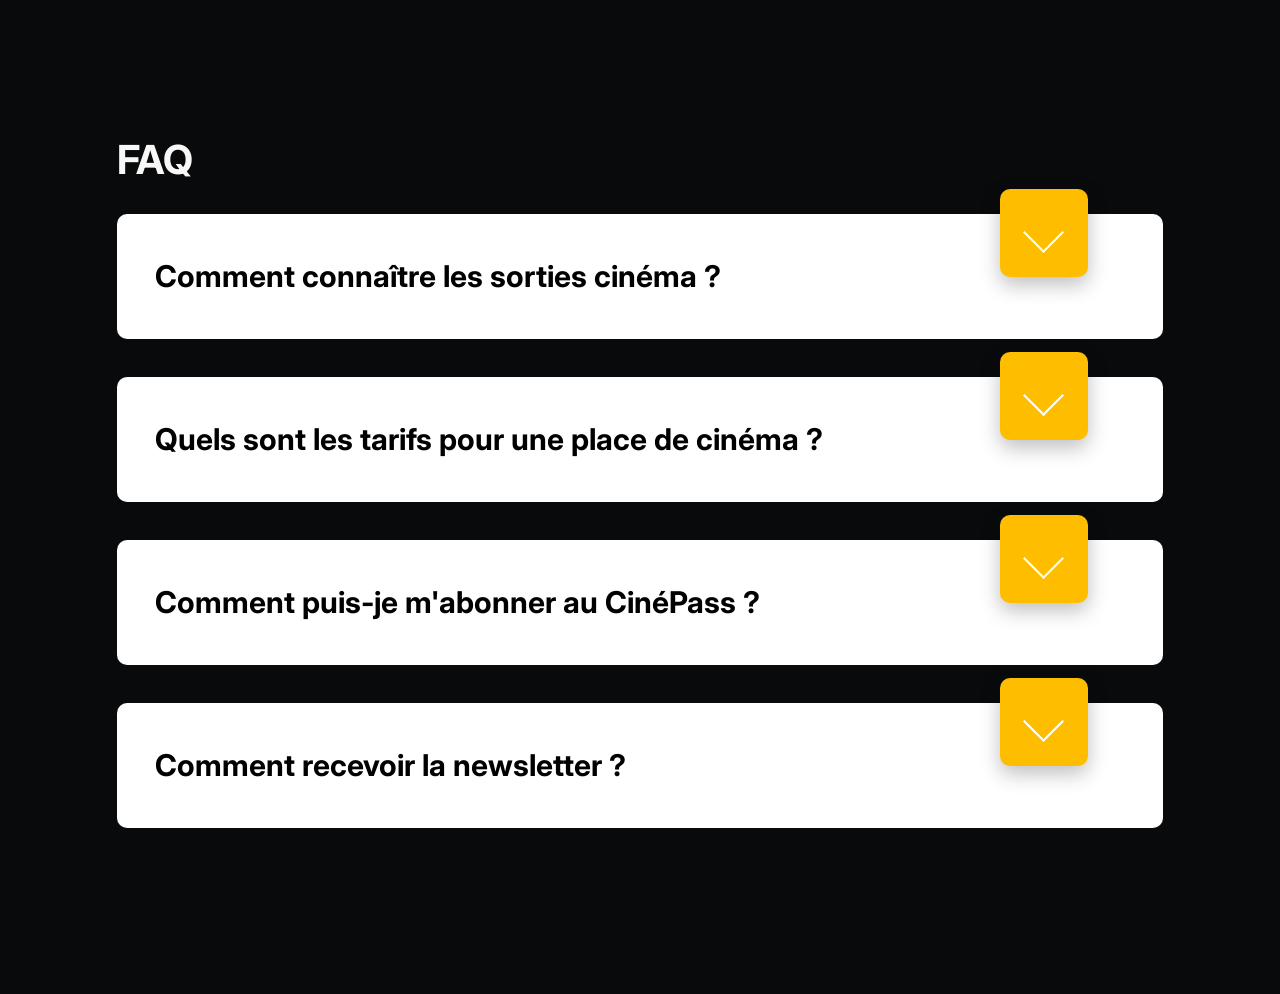
<file: faq.html>
<!DOCTYPE html>
<html lang="fr">
<head>
    <meta charset="UTF-8">
    <meta name="viewport" content="width=device-width, initial-scale=1.0">
    <title>FAQ</title>
    <link rel="stylesheet" href="assets/css/style.css">
    <link rel="stylesheet" href="style.css">
</head>

<body>

<main class="faq-container">

    <h1>FAQ</h1>

    <div class="faq-item">
        <button class="faq-question" type="button">
            <span class="faq-title">
                Comment connaître les sorties cinéma ?
            </span>
            <span class="faq-icon"></span>
        </button>

        <div class="faq-answer">
            <p>
                Les prochaines sorties cinéma sont mises en avant sur notre
                site et application. Rendez-vous dans la section "Films"
                pour tout savoir sur les films à venir, les bandes-annonces
                et les dates de sortie.
            </p>
        </div>
    </div>

    <div class="faq-item">
        <button class="faq-question" type="button">
            <span class="faq-title">
                Quels sont les tarifs pour une place de cinéma ?
            </span>
            <span class="faq-icon"></span>
        </button>

        <div class="faq-answer">
            <p>
                Les tarifs varient selon le cinéma, la séance et le type
                de place. Consultez notre application pour connaître les
                prix disponibles près de chez vous.
            </p>
        </div>
    </div>

    <div class="faq-item">
        <button class="faq-question" type="button">
            <span class="faq-title">
                Comment puis-je m'abonner au CinéPass ?
            </span>
            <span class="faq-icon"></span>
        </button>

        <div class="faq-answer">
            <p>
                Vous pouvez souscrire au CinéPass directement depuis notre
                site ou notre application. Choisissez la formule qui vous
                convient puis suivez les étapes d'inscription.
            </p>
        </div>
    </div>

    <div class="faq-item">
        <button class="faq-question" type="button">
            <span class="faq-title">
                Comment recevoir la newsletter ?
            </span>
            <span class="faq-icon"></span>
        </button>

        <div class="faq-answer">
            <p>
                Inscrivez-vous à notre newsletter depuis votre espace
                personnel afin de recevoir nos actualités, les sorties
                cinéma et nos dernières offres.
            </p>
        </div>
    </div>

</main>

<script src="script.js"></script>

</body>
</html>
</file>
<file: assets/css/style.css>
@import url('https://fonts.googleapis.com/css2?family=Inter:wght@100..900&display=swap');

* {
   box-sizing: border-box;
}

:root {
   --text-main: 20px;
   --text-small: 16px;
   --heading-section: clamp(36px, 3.8vw, 48px);
   --heading-subsection: clamp(28px, 3vw, 38px);
}

body {
   min-height: 100vh;
   margin: 0;
   overflow-x: hidden;
   padding: 88px 7.6vw 66px;
   background-color: #090A0B;
   color: #f8f8f8;
   font-family: 'Inter', sans-serif;
   font-size: var(--text-main);
   line-height: 1.35;
   cursor: url("data:image/svg+xml,%3Csvg xmlns='http://www.w3.org/2000/svg' width='28' height='28' viewBox='0 0 28 28'%3E%3Cg transform='rotate(-45 14 14)'%3E%3Crect x='8' y='3' width='12' height='22' rx='2' fill='%23f8f8f8' stroke='%23090a0b' stroke-width='2'/%3E%3Cpath d='M8 18h12' stroke='%23ffc400' stroke-width='4'/%3E%3C/g%3E%3C/svg%3E") 14 14, crosshair;
}

body.rules-open {
   overflow: hidden;
}

body.popup-open {
   overflow: hidden;
}

.rules-modal {
   position: fixed;
   z-index: 20;
   inset: 0;
   display: grid;
   place-items: center;
   padding: 24px;
   background: rgba(9, 10, 11, 0.96);
}

.rules-modal.is-closed {
   display: none;
}

.game-end-screen {
   position: fixed;
   z-index: 30;
   inset: 0;
   display: none;
   background: #090a0b;
}

.game-end-screen.is-visible {
   display: block;
}

.game-end-screen img {
   display: block;
   width: 100%;
   height: 100%;
   object-fit: cover;
}

.rules-card {
   width: min(520px, 100%);
   padding: 38px;
   border: 3px solid #ffc400;
   border-radius: 18px;
   background: #f8f8f8;
   color: #090a0b;
   text-align: center;
}

.rules-card h2 {
   margin: 0 0 24px;
   font-size: var(--heading-subsection);
   line-height: 1;
}

.rules-card p {
   margin: 0 0 14px;
   font-size: var(--text-main);
   line-height: 1.4;
}

.rules-card button {
   margin-top: 16px;
   padding: 12px 24px;
   border: 0;
   border-radius: 8px;
   background: #ffc400;
   color: #090a0b;
   cursor: pointer;
   font: inherit;
   font-weight: 700;
}

.random-popup-layer {
   position: fixed;
   z-index: 19;
   inset: 0;
   display: none;
   place-items: center;
   padding: 24px;
   background: rgba(9, 10, 11, 0.88);
}

.random-popup-layer.is-visible {
   display: grid;
}

.random-popup-image {
   display: block;
   width: min(420px, 80vw);
   max-height: 72vh;
   border-radius: 18px;
   background: #f8f8f8;
   cursor: pointer;
   object-fit: contain;
}

.cinema-blocked-popup {
   position: fixed;
   z-index: 18;
   inset: 0;
   display: grid;
   place-items: center;
   padding: 24px;
   background: rgba(9, 10, 11, 0.86);
}

.cinema-blocked-popup > div {
   width: min(420px, 100%);
   padding: 30px;
   border-radius: 16px;
   background: #f8f8f8;
   color: #090a0b;
   text-align: center;
}

.cinema-blocked-popup strong {
   font-size: var(--heading-subsection);
}

.cinema-blocked-popup p {
   margin: 16px 0 22px;
   font-size: var(--text-main);
}

.cinema-blocked-popup button {
   padding: 10px 18px;
   border: 0;
   border-radius: 8px;
   background: #ffc400;
   color: #090a0b;
   cursor: pointer;
   font: inherit;
   font-weight: 700;
}

.game-result-popup {
   position: fixed;
   z-index: 25;
   inset: 0;
   display: grid;
   place-items: center;
   padding: 24px;
   background: rgba(9, 10, 11, 0.86);
}

.game-result-popup > div {
   width: min(440px, 100%);
   padding: 34px;
   border-radius: 16px;
   background: #f8f8f8;
   color: #090a0b;
   text-align: center;
}

.game-result-popup strong {
   font-size: var(--heading-subsection);
}

.game-result-popup p {
   margin: 16px 0 22px;
   font-size: var(--text-main);
}

.game-result-popup button {
   padding: 10px 20px;
   border: 0;
   border-radius: 8px;
   background: #ffc400;
   color: #090a0b;
   cursor: pointer;
   font: inherit;
   font-weight: 700;
}

.game-complete .film-link {
   color: #ffc400;
}

header {
   position: fixed;
   z-index: 3;
   top: 0;
   right: 0;
   left: 0;
   display: flex;
   align-items: center;
   justify-content: space-between;
   min-height: 68px;
   padding: 0 7.6vw;
   background-color: #090a0b;
}

header img {
   display: block;
   width: 100px;
   height: auto;
}

.timer {
   position: relative;
   z-index: 2;
   color: #f8f8f8;
   font-size: 18px;
   font-variant-numeric: tabular-nums;
}

.scratch-layer {
   position: absolute;
   z-index: 2;
   top: 0;
   left: 0;
   pointer-events: none;
}

.first-section {
   display: flex;
   align-items: flex-start;
   justify-content: space-between;
   gap: 8vw;
   max-width: 1285px;
   margin: 0 auto;
   margin-top: 60px;
}

.first-section-left {
   flex: 1 1 auto;
   min-width: 0;
   padding-top: 7px;
}

.first-section h1 {
   margin: 0 0 23px;
   color: #f8f8f8;
   font-size: clamp(40px, 4.2vw, 62px);
   font-weight: 800;
   line-height: 1.05;
   letter-spacing: -2px;
}

.tags {
   display: flex;
   flex-wrap: wrap;
   gap: 10px;
}

.tag {
   padding: 6px 13px 7px;
   border-radius: 11px;
   background-color: #c6c6c6;
   color: #090a0b;
   font-size: var(--text-small);
   line-height: 1;
}

.date-sortie {
   margin: 52px 0 34px;
   color: #f1f1f1;
   font-size: 22px;
   line-height: 1.2;
}

.description {
   max-width: 590px;
   margin: 0;
   color: #f1f1f1;
   font-size: var(--text-main);
   line-height: 1.2;
}

.first-section-right {
   flex: 0 0 min(35vw, 429px);
}

.container-affiche {
   width: 100%;
   aspect-ratio: 3 / 4;
   overflow: hidden;
   border-radius: 44px;
}

.affiche {
   display: block;
   width: 100%;
   height: 100%;
   object-fit: cover;
}

.credits-section {
   display: grid;
   grid-template-columns: minmax(0, 1fr) minmax(250px, 0.58fr);
   gap: 6.5vw;
   max-width: 1170px;
   margin: 110px auto 0;
}

.credits-section h2 {
   margin: 0 0 34px;
   color: #f1f1f1;
   font-size: var(--heading-subsection);
   font-weight: 400;
   line-height: 1;
}

.casting-grid {
   display: grid;
   grid-template-columns: repeat(3, minmax(0, 1fr));
   gap: 22px 24px;
}

.person-card {
   position: relative;
   aspect-ratio: 0.77;
   overflow: hidden;
   border-radius: 14px;
   background: #c6c6c6;
}

.person-card img {
   display: block;
   width: 100%;
   height: 100%;
   object-fit: cover;
}

.person-card p {
   position: absolute;
   right: 0;
   bottom: 0;
   left: 0;
   margin: 0;
   padding: 7px 13px 8px;
   border-radius: 11px;
   background: #c6c6c6;
   color: #090a0b;
   font-size: var(--text-small);
   line-height: 1.1;
   white-space: nowrap;
}

.director-card {
   width: min(100%, 190px);
}

.cinema-section {
   width: 100vw;
   max-width: none;
   margin: 150px 0 0 calc(50% - 50vw);
   padding: 30px 0;
}

.cinema-panel {
   position: relative;
   display: flex;
   flex-direction: column;
   align-items: center;
   width: calc(100% + 160px);
   min-height: 770px;
   margin: -60px 0;
   margin-left: -80px;
   padding: 58px 7vw 72px;
   overflow: hidden;
   background: #f8f8f8;
   color: #090a0b;
   transform: rotate(-5deg);
}

.cinema-content {
   display: flex;
   flex-direction: column;
   align-items: center;
   width: min(100%, 1170px);
   transform: rotate(5deg);
}

.cinema-panel::before,
.cinema-panel::after {
   position: absolute;
   right: -4%;
   left: -4%;
   height: 13px;
   background: #ffc400;
   content: "";
}

.cinema-panel::before {
   top: 0;
}

.cinema-panel::after {
   bottom: 0;
}

.map-pin {
   width: 48px;
   height: 58px;
   margin-bottom: 20px;
   object-fit: contain;
}

.cinema-panel h2 {
   margin: 0 0 44px;
   text-align: center;
   font-size: var(--heading-section);
   font-weight: 800;
   line-height: 1.05;
}

.map-preview {
   position: relative;
   width: min(100%, 760px);
   height: 270px;
   overflow: hidden;
   border-radius: 24px;
   background: #dbe5e8;
}

.map-preview iframe {
   display: block;
   width: 100%;
   height: 100%;
   border: 0;
   pointer-events: none;
}

.map-interaction-button {
   position: absolute;
   z-index: 2;
   top: 50%;
   left: 50%;
   padding: 10px 16px;
   border: 0;
   border-radius: 8px;
   background: #090a0b;
   color: #f8f8f8;
   cursor: pointer;
   font: inherit;
   transform: translate(-50%, -50%);
}

.map-preview.is-interactive iframe {
   pointer-events: auto;
}

.map-preview.is-interactive .map-interaction-button {
   display: none;
}

.making-of-section {
   max-width: 1140px;
   margin: 120px auto 80px;
}

.making-of-section h2 {
   margin: 0 0 42px;
   color: #f8f8f8;
   font-size: var(--heading-section);
   font-weight: 800;
   line-height: 1;
}

.making-of-player {
   position: relative;
   overflow: hidden;
   aspect-ratio: 16 / 9;
   place-items: center;
   border-radius: 28px;
   background: #f8f8f8;
}

.making-of-player iframe {
   display: block;
   width: 100%;
   height: 100%;
   border: 0;
}

.video-scratch-capture {
   position: absolute;
   z-index: 1;
   inset: 0;
   display: grid;
   place-items: center;
}

.video-activate-button {
   padding: 12px 18px;
   border: 0;
   border-radius: 8px;
   background: #202020;
   color: #f8f8f8;
   cursor: pointer;
   font: inherit;
}

.making-of-player.is-video-active .video-scratch-capture {
   display: none;
}

.gallery-section {
   width: 100vw;
   max-width: none;
   margin: 115px 0 0 calc(50% - 50vw);
   padding: 30px 0;
}

.gallery-panel {
   position: relative;
   display: flex;
   justify-content: center;
   width: calc(100% + 160px);
   min-height: 600px;
   margin: -45px 0 -45px -80px;
   padding: 92px 7vw 100px;
   overflow: hidden;
   background: #f8f8f8;
   color: #090a0b;
   transform: rotate(5deg);
}

.gallery-panel::before,
.gallery-panel::after {
   position: absolute;
   right: -4%;
   left: -4%;
   height: 13px;
   background: #ffc400;
   content: "";
}

.gallery-panel::before {
   top: 0;
}

.gallery-panel::after {
   bottom: 0;
}

.gallery-content {
   display: flex;
   flex-direction: column;
   align-items: center;
   width: min(100%, 1170px);
   transform: rotate(-5deg);
}

.gallery-content h2 {
   margin: 0 0 28px;
   font-size: var(--heading-subsection);
   font-weight: 800;
   line-height: 1;
}

.gallery-viewer {
   display: flex;
   align-items: center;
   justify-content: center;
   gap: clamp(24px, 5vw, 72px);
   width: 100%;
}

.gallery-viewer img {
   display: block;
   width: min(250px, 48vw);
   height: 360px;
   border-radius: 28px;
   background: #d8d8d8;
   object-fit: cover;
}

.gallery-arrow {
   z-index: 2;
   width: 42px;
   height: 56px;
   padding: 0;
   border: 0;
   background: transparent;
   color: #090a0b;
   cursor: pointer;
   font-family: Georgia, serif;
   font-size: 58px;
   font-weight: 400;
   line-height: 1;
}

.reviews-section {
   max-width: 1140px;
   margin: 105px auto 90px;
   color: #f8f8f8;
}

.reviews-section h2 {
   margin: 0 0 30px;
   font-size: var(--heading-section);
   font-weight: 800;
   line-height: 1;
}

.reviews-summary {
   display: flex;
   align-items: center;
   justify-content: space-between;
   max-width: 760px;
   margin-bottom: 38px;
}

.rating-bars {
   display: flex;
   flex-direction: column;
   gap: 10px;
   width: min(100%, 430px);
}

.rating-row {
   display: flex;
   align-items: center;
   gap: 10px;
   font-size: 17px;
}

.rating-row > span {
   width: 36px;
   white-space: nowrap;
}

.rating-track {
   width: 100%;
   height: 24px;
   overflow: hidden;
   border-radius: 3px;
   background: #f8f8f8;
}

.rating-track span {
   display: block;
   height: 100%;
   border-radius: 3px;
   background: #ffc400;
}

.average-rating {
   display: flex;
   flex-direction: column;
   align-items: center;
   gap: 3px;
}

.average-rating strong {
   font-size: 68px;
   font-weight: 500;
   line-height: 1;
}

.average-rating span,
.review-stars {
   color: #ffc400;
   letter-spacing: 2px;
}

.average-stars span {
   color: #f8f8f8;
}

.review-cards {
   display: grid;
   grid-template-columns: repeat(3, minmax(0, 1fr));
   gap: 24px;
}

.review-card {
   display: flex;
   flex-direction: column;
   align-items: center;
   min-height: 150px;
   padding: 14px 18px 12px;
   border-radius: 5px;
   background: #f8f8f8;
   color: #090a0b;
   text-align: center;
}

.review-stars {
   font-size: 16px;
   white-space: nowrap;
}

.review-card p {
   margin: 12px 0 10px;
   font-size: var(--text-small);
   line-height: 1.25;
}

.review-card span {
   margin-top: auto;
   font-size: var(--text-small);
}

.faq-container {
    width: min(1060px, calc(100% - 40px));
    margin: 45px auto 100px;
}

.faq-container p {
  color: #090A0B;
   font-size: var(--text-main);
   line-height: 1.4;
}

.faq-item {
    width: 100%;
    margin-bottom: 38px;
}

.faq-question {
    position: relative;
    width: 100%;
    min-height: 125px;
    padding: 30px 150px 30px 38px;
    border: none;
    border-radius: 10px;
    background: #fff;
    color: #000;
    display: flex;
    align-items: center;
    text-align: left;
    font-family: inherit;
   font-size: var(--text-main);
    font-weight: 700;
    cursor: pointer;
    transition:
        background-color 0.25s ease,
        border-radius 0.3s ease,
        border 0.3s ease;
}

.faq-question:hover {
    background-color: #f5f5f5;
}

.faq-title {
    display: block;
    line-height: 1.2;
}

.faq-icon {
    position: absolute;
    right: 75px;
    top: -25px;
    width: 88px;
    height: 88px;
    background: #ffbd00;
    border-radius: 10px;
    display: flex;
    align-items: center;
    justify-content: center;
    box-shadow: 0 8px 20px rgba(0, 0, 0, 0.25);
    z-index: 2;
}

.faq-icon::before {
    content: "";
    width: 27px;
    height: 27px;
    border-left: 2px solid #fff;
    border-bottom: 2px solid #fff;
    transform: rotate(-45deg);
    transition: transform 0.35s ease;
}

.faq-item.active .faq-icon::before {
    transform: rotate(135deg);
}

.faq-answer {
    max-height: 0;
    overflow: hidden;
    padding: 0 38px;
    background: #fff;
    border: 0 solid #ffbd00;
    opacity: 0;
    transition:
        max-height 0.45s ease,
        padding 0.45s ease,
        opacity 0.3s ease,
        border-width 0.3s ease;
}

.faq-answer p {
   font-size: var(--text-main);
    line-height: 1.35;
    font-weight: 400;
}

.faq-item.active .faq-question {
    border: 5px solid #ffbd00;
    border-bottom: none;
    border-radius: 10px 10px 0 0;
}

.faq-item.active .faq-answer {
    max-height: 500px;
    padding: 35px 38px 45px;
    opacity: 1;
    border: 5px solid #ffbd00;
    border-top: none;
    border-radius: 0 0 10px 10px;
}

.site-footer {
   width: 100vw;
   margin: 120px 0 0 calc(50% - 50vw);
   padding: 74px 7.6vw 32px;
   background: #090a0b;
   color: #f8f8f8;
}

.footer-top,
.footer-bottom {
   display: flex;
   align-items: flex-start;
   justify-content: space-between;
   max-width: 1140px;
   margin: 0 auto;
}

.footer-logo {
   width: 130px;
   height: auto;
}

.footer-links {
   display: flex;
   flex-direction: column;
   align-items: flex-end;
   gap: 24px;
   font-size: 20px;
}

.footer-links a,
.footer-links span,
.film-link,
.social-links a {
   color: #f8f8f8;
   text-decoration: none;
}

.footer-bottom {
   align-items: center;
   margin-top: 78px;
}

.film-link {
   font-size: 16px;
}

.social-links {
   display: flex;
   align-items: center;
   gap: 28px;
}

.social-links a {
   display: grid;
   width: 34px;
   height: 34px;
   place-items: center;
   line-height: 1;
}

.social-links img {
   display: block;
   width: 30px;
   height: 30px;
}

@media (max-width: 900px) {
    .faq-container {
        width: calc(100% - 30px);
    }

    h1 {
        font-size: 52px;
        margin-bottom: 50px;
    }

    .faq-question {
        min-height: 110px;
        padding-left: 30px;
        padding-right: 120px;
      font-size: var(--text-main);
    }

    .faq-icon {
        right: 45px;
    }

    .faq-answer p {
        font-size: 23px;
    }
}

@media (max-width: 600px) {
    .faq-container {
        width: calc(100% - 24px);
        margin-top: 30px;
        margin-bottom: 60px;
    }

    h1 {
        font-size: 42px;
        margin-bottom: 45px;
    }

    .faq-item {
        margin-bottom: 25px;
    }

    .faq-question {
        min-height: 90px;
        padding: 22px 85px 22px 22px;
      font-size: 18px;
        border-radius: 8px;
    }

    .faq-icon {
        right: 20px;
        top: -15px;
        width: 62px;
        height: 62px;
        border-radius: 8px;
    }

    .faq-icon::before {
        width: 21px;
        height: 21px;
        border-width: 2px;
    }

    .faq-answer {
        padding-left: 22px;
        padding-right: 22px;
    }

    .faq-item.active .faq-answer {
        padding: 25px 22px 30px;
    }

    .faq-answer p {
        font-size: 18px;
        line-height: 1.45;
    }
}


@media (max-width: 800px) {
   body {
      padding: 88px 24px 44px;
   }

   header {
      right: 0;
      left: 0;
      min-height: 68px;
      padding: 0 24px;
   }

   .first-section {
      display: block;
   }

   .first-section h1 {
      padding-right: 50px;
      font-size: clamp(36px, 10vw, 54px);
      letter-spacing: -1px;
   }

   .date-sortie {
      margin: 48px 0 28px;
      font-size: 22px;
   }

   .description {
      font-size: 22px;
   }

   .first-section-right {
      width: min(100%, 429px);
      margin: 42px auto 0;
   }

   .credits-section {
      display: block;
      margin-top: 76px;
   }

   .credits-section h2 {
      margin-bottom: 24px;
      font-size: 30px;
   }

   .casting-grid {
      grid-template-columns: repeat(2, minmax(0, 1fr));
      gap: 16px;
   }

   .person-card p {
      padding: 6px 9px 7px;
      font-size: 15px;
   }

   .director-column {
      margin-top: 52px;
   }

   .cinema-section {
      margin-top: 92px;
      padding: 20px 0;
   }

   .cinema-panel {
      width: calc(100% + 80px);
      min-height: 600px;
      margin: -40px 0;
      margin-left: -40px;
      padding: 46px 24px 56px;
   }

   .cinema-panel h2 {
      margin-bottom: 30px;
      font-size: 30px;
   }

   .map-preview {
      height: 190px;
      border-radius: 16px;
   }

   .making-of-section {
      margin: 92px auto 52px;
   }

   .making-of-section h2 {
      margin-bottom: 28px;
      font-size: 38px;
   }

   .making-of-player {
      border-radius: 22px;
   }

   .gallery-section {
      margin-top: 92px;
      padding: 20px 0;
   }

   .gallery-panel {
      width: calc(100% + 80px);
      min-height: 500px;
      margin: -35px 0 -35px -40px;
      padding: 74px 24px 82px;
   }

   .gallery-content h2 {
      margin-bottom: 24px;
      font-size: 30px;
   }

   .gallery-viewer {
      gap: 8px;
   }

   .gallery-viewer img {
      width: min(176px, 48vw);
      height: 240px;
      border-radius: 24px;
   }

   .gallery-arrow {
      width: 34px;
      font-size: 48px;
   }

   .reviews-section {
      margin: 80px auto 52px;
   }

   .reviews-section h2 {
      font-size: 42px;
   }

   .reviews-summary {
      display: block;
      margin-bottom: 30px;
   }

   .rating-bars {
      width: 100%;
   }

   .rating-row {
      font-size: 15px;
   }

   .average-rating {
      margin-top: 28px;
   }

   .review-cards {
      grid-template-columns: 1fr;
      gap: 14px;
   }

   .review-card p {
      font-size: 15px;
   }

   .site-footer {
      margin-top: 80px;
      padding: 56px 24px 26px;
   }

   .footer-top,
   .footer-bottom {
      display: block;
   }

   .footer-logo {
      width: 105px;
   }

   .footer-links {
      align-items: flex-start;
      gap: 16px;
      margin-top: 44px;
      font-size: 17px;
   }

   .footer-bottom {
      margin-top: 52px;
   }

   .social-links {
      gap: 14px;
      margin-top: 28px;
   }
}
</file>
<file: style.css>
.faq-container {
    width: min(1060px, calc(100% - 40px));
    margin: 45px auto 100px;
}

.faq-container p {
  color: #090A0B;
  font-size: clamp(38px, 4.2vw, 32px);
  line-height: 1.05;
}

.faq-item {
    width: 100%;
    margin-bottom: 38px;
}

.faq-question {
    position: relative;
    width: 100%;
    min-height: 125px;
    padding: 30px 150px 30px 38px;
    border: none;
    border-radius: 10px;
    background: #fff;
    color: #000;
    display: flex;
    align-items: center;
    text-align: left;
    font-family: inherit;
    font-size: 30px;
    font-weight: 700;
    cursor: pointer;
    transition:
        background-color 0.25s ease,
        border-radius 0.3s ease,
        border 0.3s ease;
}

.faq-question:hover {
    background-color: #f5f5f5;
}

.faq-title {
    display: block;
    line-height: 1.2;
}

.faq-icon {
    position: absolute;
    right: 75px;
    top: -25px;
    width: 88px;
    height: 88px;
    background: #ffbd00;
    border-radius: 10px;
    display: flex;
    align-items: center;
    justify-content: center;
    box-shadow: 0 8px 20px rgba(0, 0, 0, 0.25);
    z-index: 2;
}

.faq-icon::before {
    content: "";
    width: 27px;
    height: 27px;
    border-left: 2px solid #fff;
    border-bottom: 2px solid #fff;
    transform: rotate(-45deg);
    transition: transform 0.35s ease;
}

.faq-item.active .faq-icon::before {
    transform: rotate(135deg);
}

.faq-answer {
    max-height: 0;
    overflow: hidden;
    padding: 0 38px;
    background: #fff;
    border: 0 solid #ffbd00;
    opacity: 0;
    transition:
        max-height 0.45s ease,
        padding 0.45s ease,
        opacity 0.3s ease,
        border-width 0.3s ease;
}

.faq-answer p {
    font-size: 27px;
    line-height: 1.35;
    font-weight: 400;
}

.faq-item.active .faq-question {
    border: 5px solid #ffbd00;
    border-bottom: none;
    border-radius: 10px 10px 0 0;
}

.faq-item.active .faq-answer {
    max-height: 500px;
    padding: 35px 38px 45px;
    opacity: 1;
    border: 5px solid #ffbd00;
    border-top: none;
    border-radius: 0 0 10px 10px;
}

@media (max-width: 900px) {
    .faq-container {
        width: calc(100% - 30px);
    }

    h1 {
        font-size: 52px;
        margin-bottom: 50px;
    }

    .faq-question {
        min-height: 110px;
        padding-left: 30px;
        padding-right: 120px;
        font-size: 25px;
    }

    .faq-icon {
        right: 45px;
    }

    .faq-answer p {
        font-size: 23px;
    }
}

@media (max-width: 600px) {
    .faq-container {
        width: calc(100% - 24px);
        margin-top: 30px;
        margin-bottom: 60px;
    }

    h1 {
        font-size: 42px;
        margin-bottom: 45px;
    }

    .faq-item {
        margin-bottom: 25px;
    }

    .faq-question {
        min-height: 90px;
        padding: 22px 85px 22px 22px;
        font-size: 20px;
        border-radius: 8px;
    }

    .faq-icon {
        right: 20px;
        top: -15px;
        width: 62px;
        height: 62px;
        border-radius: 8px;
    }

    .faq-icon::before {
        width: 21px;
        height: 21px;
        border-width: 2px;
    }

    .faq-answer {
        padding-left: 22px;
        padding-right: 22px;
    }

    .faq-item.active .faq-answer {
        padding: 25px 22px 30px;
    }

    .faq-answer p {
        font-size: 18px;
        line-height: 1.45;
    }
}
</file>
